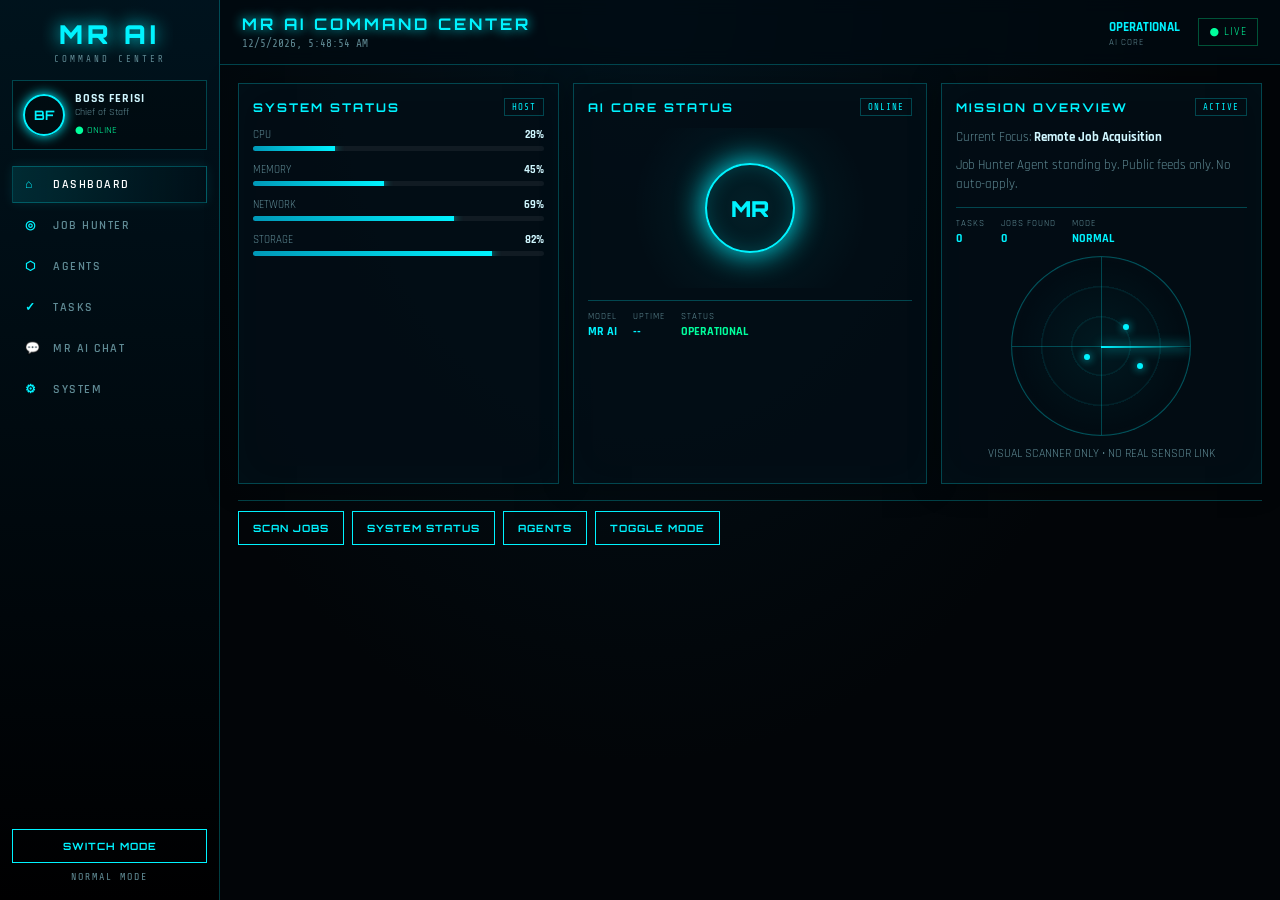
<file: web/index.html>
<!DOCTYPE html>
<html lang="en">
<head>
  <meta charset="UTF-8" />
  <meta name="viewport" content="width=device-width, initial-scale=1.0" />
  <title>MR AI Command Center</title>
  <link rel="stylesheet" href="styles.css" />
  <link href="https://fonts.googleapis.com/css2?family=Orbitron:wght@500;700;900&family=Share+Tech+Mono&family=Rajdhani:wght@500;600;700&display=swap" rel="stylesheet" />
</head>
<body>
  <div class="app-shell" id="app">
    <!-- SIDEBAR -->
    <aside class="sidebar">
      <div class="brand">
        <div class="brand-mark">MR AI</div>
        <div class="brand-sub">COMMAND CENTER</div>
      </div>

      <div class="operator">
        <div class="avatar">BF</div>
        <div>
          <strong>BOSS FERISI</strong>
          <span>Chief of Staff</span>
          <small class="online">● ONLINE</small>
        </div>
      </div>

      <nav>
        <button class="active" data-panel="dashboard"><span>⌂</span> DASHBOARD</button>
        <button data-panel="jobs"><span>◎</span> JOB HUNTER</button>
        <button data-panel="agents"><span>⬡</span> AGENTS</button>
        <button data-panel="tasks"><span>✓</span> TASKS</button>
        <button data-panel="chat"><span>💬</span> MR AI CHAT</button>
        <button data-panel="system"><span>⚙</span> SYSTEM</button>
      </nav>

      <div class="sidebar-footer">
        <button id="modeToggle" class="primary-button">SWITCH MODE</button>
        <div class="mode-label" id="modeLabel">NORMAL MODE</div>
      </div>
    </aside>

    <!-- MAIN -->
    <main class="main-area">
      <header class="topbar">
        <div>
          <h1>MR AI COMMAND CENTER</h1>
          <div class="eyebrow" id="clock">--:--:--</div>
        </div>
        <div class="top-status">
          <div>
            <strong id="coreStatus">OPERATIONAL</strong>
            <span>AI CORE</span>
          </div>
          <div class="live-dot">● LIVE</div>
        </div>
      </header>

      <div class="content">
        <!-- DASHBOARD GRID -->
        <section class="hero-grid" id="panel-dashboard">
          <div class="panel">
            <div class="panel-head">
              <h2>SYSTEM STATUS</h2>
              <span class="badge">HOST</span>
            </div>
            <div class="metric">
              <div class="metric-head"><span>CPU</span><strong id="cpu">--%</strong></div>
              <div class="metric-bar"><span id="cpuBar" style="width:32%"></span></div>
            </div>
            <div class="metric">
              <div class="metric-head"><span>MEMORY</span><strong id="mem">--%</strong></div>
              <div class="metric-bar"><span id="memBar" style="width:45%"></span></div>
            </div>
            <div class="metric">
              <div class="metric-head"><span>NETWORK</span><strong id="net">--%</strong></div>
              <div class="metric-bar"><span id="netBar" style="width:68%"></span></div>
            </div>
            <div class="metric">
              <div class="metric-head"><span>STORAGE</span><strong id="storage">--%</strong></div>
              <div class="metric-bar"><span id="storageBar" style="width:72%"></span></div>
            </div>
          </div>

          <div class="panel core-panel">
            <div class="panel-head">
              <h2>AI CORE STATUS</h2>
              <span class="badge" id="aiBadge">ONLINE</span>
            </div>
            <div class="core-stage">
              <div class="core-orb">MR</div>
            </div>
            <div class="stat-strip">
              <div><span>MODEL</span><strong>MR AI</strong></div>
              <div><span>UPTIME</span><strong id="uptime">--</strong></div>
              <div><span>STATUS</span><strong class="ok">OPERATIONAL</strong></div>
            </div>
          </div>

          <div class="panel">
            <div class="panel-head">
              <h2>MISSION OVERVIEW</h2>
              <span class="badge">ACTIVE</span>
            </div>
            <p class="mission-line">Current Focus: <strong>Remote Job Acquisition</strong></p>
            <p class="mission-line">Job Hunter Agent standing by. Public feeds only. No auto-apply.</p>
            <div class="stat-strip">
              <div><span>TASKS</span><strong id="taskCount">0</strong></div>
              <div><span>JOBS FOUND</span><strong id="jobsFound">0</strong></div>
              <div><span>MODE</span><strong id="missionMode">NORMAL</strong></div>
            </div>
          </div>
        </section>

        <!-- JOB HUNTER PANEL -->
        <section class="panel large-panel hidden" id="panel-jobs">
          <div class="panel-head">
            <h2>JOB HUNTER AGENT</h2>
            <span class="badge">LIVE FEEDS</span>
          </div>
          <div class="tool-row">
            <input id="jobQuery" type="text" value="Python developer" placeholder="Search roles..." />
            <button id="searchJobsBtn" class="primary-button">SCAN JOBS</button>
          </div>
          <div id="jobStatus" class="notice">Ready. Public feeds: RemoteOK + Remotive</div>
          <div id="jobResults" class="job-list"></div>
        </section>

        <!-- AGENTS PANEL -->
        <section class="panel large-panel hidden" id="panel-agents">
          <div class="panel-head">
            <h2>AGENT FLEET</h2>
            <span class="badge">REGISTERED</span>
          </div>
          <div class="agent-grid" id="agentGrid">
            <div class="agent-card">
              <div class="agent-icon">◎</div>
              <div>
                <strong>Job Hunter Agent</strong>
                <span>RemoteOK + Remotive public feeds</span>
                <small>STATUS: LIVE</small>
              </div>
            </div>
            <div class="agent-card">
              <div class="agent-icon">✉</div>
              <div>
                <strong>Email Agent</strong>
                <span>Gmail readonly (awaiting OAuth)</span>
                <small>STATUS: READY</small>
              </div>
            </div>
            <div class="agent-card">
              <div class="agent-icon">⬡</div>
              <div>
                <strong>System Builder</strong>
                <span>Project scaffolding & architecture</span>
                <small>STATUS: ONLINE</small>
              </div>
            </div>
            <div class="agent-card">
              <div class="agent-icon">⌘</div>
              <div>
                <strong>Core Coordinator</strong>
                <span>MR AI main brain</span>
                <small>STATUS: OPERATIONAL</small>
              </div>
            </div>
          </div>
        </section>

        <!-- TASKS PANEL -->
        <section class="panel large-panel hidden" id="panel-tasks">
          <div class="panel-head">
            <h2>TASKS</h2>
            <span class="badge">TRACKER</span>
          </div>
          <div id="taskList" class="notice">No tasks yet. Run a job scan to create review tasks.</div>
        </section>

        <!-- CHAT PANEL -->
        <section class="panel large-panel hidden" id="panel-chat">
          <div class="panel-head">
            <h2>MR AI CHAT</h2>
            <span class="badge">LOCAL</span>
          </div>
          <div class="chat-box" id="chatBox">
            <div class="chat-msg assistant">
              <strong>MR AI</strong>
              <p>All systems operational. Job Hunter ready. How can I assist you, Boss?</p>
            </div>
          </div>
          <div class="chat-input">
            <input id="chatInput" type="text" placeholder="Type a message..." />
            <button id="chatSend" class="primary-button">SEND</button>
          </div>
        </section>

        <!-- SYSTEM PANEL -->
        <section class="panel large-panel hidden" id="panel-system">
          <div class="panel-head">
            <h2>SYSTEM</h2>
            <span class="badge">INFO</span>
          </div>
          <p class="mission-line">Backend API: <code id="apiBase">http://localhost:8000</code></p>
          <p class="mission-line">Job feeds: RemoteOK + Remotive (public only)</p>
          <p class="mission-line">No automatic applications. No device/radar modules enabled.</p>
          <button id="refreshStatus" class="primary-button">REFRESH STATUS</button>
          <pre id="statusDump" class="telemetry-json">Click refresh to load status.</pre>
        </section>

        <!-- QUICK COMMANDS -->
        <div class="quick-bar">
          <button data-cmd="scan">SCAN JOBS</button>
          <button data-cmd="status">SYSTEM STATUS</button>
          <button data-cmd="agents">AGENTS</button>
          <button data-cmd="mode">TOGGLE MODE</button>
        </div>
      </div>
    </main>
  </div>

  <script src="app.js"></script>
</body>
</html>
</file>
<file: web/styles.css>
/* MR AI Command Center – HUD Style */
@import url('https://fonts.googleapis.com/css2?family=Orbitron:wght@500;700;900&family=Share+Tech+Mono&family=Rajdhani:wght@500;600;700&display=swap');

:root {
  --c: #00f3ff;
  --c2: #0099b8;
  --bg: #020508;
  --panel: rgba(3, 14, 22, 0.85);
  --line: rgba(0, 243, 255, 0.25);
  --text: #d0f7ff;
  --dim: #5f8a94;
  --ok: #00ff9d;
  --warn: #ffb84d;
  --danger: #ff3d5a;
}

* { box-sizing: border-box; margin: 0; padding: 0; }

html, body {
  height: 100%;
  background: #000;
  color: var(--text);
  font-family: 'Rajdhani', system-ui, sans-serif;
  overflow-x: hidden;
}

/* Matrix rain canvas */
#matrix {
  position: fixed;
  inset: 0;
  z-index: 0;
  opacity: 0.18;
  pointer-events: none;
}

.app-shell {
  position: relative;
  z-index: 1;
  display: grid;
  grid-template-columns: 220px 1fr;
  min-height: 100vh;
  background:
    radial-gradient(ellipse at 50% 0%, rgba(0, 40, 60, 0.4), transparent 60%),
    #020508;
}

/* WORKING MODE (red) */
.app-shell.working {
  --c: #ff3d5a;
  --c2: #b01030;
  --line: rgba(255, 61, 90, 0.35);
  --ok: #ff8a9a;
  --panel: rgba(25, 5, 10, 0.88);
}

/* SIDEBAR */
.sidebar {
  background: linear-gradient(180deg, rgba(0,20,30,0.95), rgba(0,0,0,0.9));
  border-right: 1px solid var(--line);
  padding: 18px 12px;
  display: flex;
  flex-direction: column;
  gap: 16px;
  position: sticky;
  top: 0;
  height: 100vh;
}

.brand-mark {
  font-family: 'Orbitron', sans-serif;
  font-weight: 900;
  font-size: 26px;
  letter-spacing: 4px;
  color: var(--c);
  text-shadow: 0 0 18px var(--c);
  text-align: center;
}

.brand-sub {
  font-family: 'Share Tech Mono', monospace;
  font-size: 9px;
  letter-spacing: 3px;
  color: var(--dim);
  text-align: center;
  margin-top: 4px;
}

.operator {
  display: flex;
  align-items: center;
  gap: 10px;
  padding: 10px;
  border: 1px solid var(--line);
  background: rgba(0,0,0,0.3);
}

.avatar {
  width: 42px;
  height: 42px;
  border-radius: 50%;
  border: 2px solid var(--c);
  display: grid;
  place-items: center;
  font-family: 'Orbitron', sans-serif;
  font-weight: 700;
  font-size: 13px;
  color: var(--c);
  box-shadow: 0 0 12px var(--c);
}

.operator strong { display: block; font-size: 12px; letter-spacing: 1px; }
.operator span { display: block; font-size: 10px; color: var(--dim); }
.online { color: var(--ok) !important; font-size: 10px; }

.sidebar nav {
  display: flex;
  flex-direction: column;
  gap: 4px;
  flex: 1;
}

.sidebar nav button {
  background: transparent;
  border: 1px solid transparent;
  color: var(--dim);
  text-align: left;
  padding: 10px 12px;
  font-family: 'Rajdhani', sans-serif;
  font-weight: 600;
  font-size: 12px;
  letter-spacing: 1.5px;
  cursor: pointer;
  display: flex;
  align-items: center;
  gap: 10px;
  transition: 0.2s;
}

.sidebar nav button span { width: 18px; color: var(--c); }
.sidebar nav button:hover,
.sidebar nav button.active {
  border-color: var(--line);
  color: #fff;
  background: linear-gradient(90deg, rgba(0,243,255,0.12), transparent);
  box-shadow: 0 0 12px rgba(0,243,255,0.1);
}
.app-shell.working .sidebar nav button:hover,
.app-shell.working .sidebar nav button.active {
  background: linear-gradient(90deg, rgba(255,61,90,0.15), transparent);
}

.sidebar-footer {
  display: grid;
  gap: 8px;
}

.primary-button, .quick-bar button {
  background: transparent;
  border: 1px solid var(--c);
  color: var(--c);
  font-family: 'Orbitron', sans-serif;
  font-size: 10px;
  font-weight: 700;
  letter-spacing: 1px;
  padding: 10px 14px;
  cursor: pointer;
  transition: 0.2s;
}
.primary-button:hover, .quick-bar button:hover {
  background: var(--c);
  color: #000;
  box-shadow: 0 0 16px var(--c);
}

.mode-label {
  text-align: center;
  font-family: 'Share Tech Mono', monospace;
  font-size: 10px;
  color: var(--dim);
  letter-spacing: 2px;
}

/* MAIN */
.main-area { min-width: 0; }

.topbar {
  display: flex;
  justify-content: space-between;
  align-items: center;
  padding: 14px 22px;
  border-bottom: 1px solid var(--line);
  background: rgba(0,10,18,0.7);
  backdrop-filter: blur(8px);
  position: sticky;
  top: 0;
  z-index: 10;
}

.topbar h1 {
  font-family: 'Orbitron', sans-serif;
  font-size: 16px;
  letter-spacing: 3px;
  color: var(--c);
  text-shadow: 0 0 12px var(--c);
}

.eyebrow {
  font-family: 'Share Tech Mono', monospace;
  font-size: 11px;
  color: var(--dim);
  margin-top: 3px;
}

.top-status {
  display: flex;
  align-items: center;
  gap: 18px;
}
.top-status strong { color: var(--c); font-size: 13px; }
.top-status span { display: block; font-size: 9px; color: var(--dim); letter-spacing: 1px; }
.live-dot {
  color: var(--ok);
  border: 1px solid rgba(0,255,157,0.3);
  padding: 6px 10px;
  font-size: 11px;
  letter-spacing: 1px;
}

.content { padding: 18px; display: grid; gap: 16px; }

.hero-grid {
  display: grid;
  grid-template-columns: 1fr 1.1fr 1fr;
  gap: 14px;
}

.panel {
  background: var(--panel);
  border: 1px solid var(--line);
  padding: 14px;
  box-shadow: 0 0 30px rgba(0,0,0,0.3), inset 0 0 40px rgba(0,243,255,0.02);
  position: relative;
}

.panel-head {
  display: flex;
  justify-content: space-between;
  align-items: center;
  margin-bottom: 12px;
}
.panel-head h2 {
  font-family: 'Orbitron', sans-serif;
  font-size: 12px;
  letter-spacing: 2px;
  color: var(--c);
}
.badge {
  font-family: 'Share Tech Mono', monospace;
  font-size: 9px;
  letter-spacing: 1px;
  border: 1px solid var(--line);
  color: var(--c);
  padding: 3px 7px;
}

.metric { margin-bottom: 12px; }
.metric-head {
  display: flex;
  justify-content: space-between;
  font-size: 11px;
  color: var(--dim);
  margin-bottom: 4px;
}
.metric-head strong { color: var(--text); }
.metric-bar {
  height: 5px;
  background: rgba(255,255,255,0.06);
  border-radius: 99px;
  overflow: hidden;
}
.metric-bar span {
  display: block;
  height: 100%;
  background: linear-gradient(90deg, var(--c2), var(--c));
  box-shadow: 0 0 10px var(--c);
  transition: width 0.6s ease;
}

.core-stage {
  min-height: 160px;
  display: grid;
  place-items: center;
  background: radial-gradient(circle, rgba(0,243,255,0.08), transparent 65%);
}
.core-orb {
  width: 90px;
  height: 90px;
  border-radius: 50%;
  border: 2px solid var(--c);
  display: grid;
  place-items: center;
  font-family: 'Orbitron', sans-serif;
  font-weight: 900;
  font-size: 22px;
  color: var(--c);
  box-shadow: 0 0 30px var(--c), inset 0 0 20px rgba(0,243,255,0.2);
  animation: pulse 3s ease-in-out infinite;
}
@keyframes pulse {
  50% { box-shadow: 0 0 45px var(--c), inset 0 0 25px rgba(0,243,255,0.35); }
}

.stat-strip {
  display: flex;
  gap: 16px;
  margin-top: 12px;
  padding-top: 10px;
  border-top: 1px solid var(--line);
  flex-wrap: wrap;
}
.stat-strip span {
  display: block;
  font-size: 9px;
  color: var(--dim);
  letter-spacing: 1px;
}
.stat-strip strong {
  display: block;
  color: var(--c);
  font-size: 12px;
  margin-top: 2px;
}
.ok { color: var(--ok) !important; }

.mission-line {
  font-size: 13px;
  color: var(--dim);
  line-height: 1.5;
  margin-bottom: 8px;
}
.mission-line strong { color: var(--text); }

/* RADAR */
.radar-wrap {
  position: relative;
  width: 180px;
  height: 180px;
  margin: 10px auto;
}
.radar {
  width: 100%;
  height: 100%;
  border-radius: 50%;
  border: 1px solid var(--line);
  background:
    repeating-radial-gradient(circle, transparent 0 28px, rgba(0,243,255,0.08) 29px 30px),
    radial-gradient(circle, rgba(0,243,255,0.06), transparent 70%);
  position: relative;
  overflow: hidden;
}
.radar::before {
  content: "";
  position: absolute;
  width: 50%;
  height: 2px;
  left: 50%;
  top: 50%;
  background: linear-gradient(90deg, var(--c), transparent);
  transform-origin: left center;
  animation: sweep 4s linear infinite;
  box-shadow: 0 0 12px var(--c);
}
@keyframes sweep {
  to { transform: rotate(360deg); }
}
.radar-cross-v, .radar-cross-h {
  position: absolute;
  background: var(--line);
}
.radar-cross-v { width: 1px; height: 100%; left: 50%; top: 0; }
.radar-cross-h { height: 1px; width: 100%; top: 50%; left: 0; }
.radar-dot {
  position: absolute;
  width: 6px;
  height: 6px;
  border-radius: 50%;
  background: var(--c);
  box-shadow: 0 0 8px var(--c);
}

/* JOB LIST */
.job-list {
  display: grid;
  gap: 10px;
  margin-top: 14px;
  max-height: 420px;
  overflow-y: auto;
}
.job-card {
  border: 1px solid var(--line);
  padding: 12px;
  background: rgba(0,0,0,0.25);
  transition: 0.2s;
}
.job-card:hover {
  border-color: var(--c);
  box-shadow: 0 0 14px rgba(0,243,255,0.15);
}
.job-card h3 {
  font-size: 14px;
  color: var(--c);
  margin-bottom: 4px;
}
.job-card p {
  font-size: 12px;
  color: var(--dim);
  margin: 2px 0;
}
.job-card a {
  color: var(--ok);
  font-size: 12px;
  word-break: break-all;
}

.tool-row {
  display: flex;
  gap: 10px;
  margin-bottom: 12px;
}
.tool-row input, .chat-input input {
  flex: 1;
  background: #03080c;
  border: 1px solid var(--line);
  color: var(--text);
  padding: 10px 12px;
  font-family: 'Share Tech Mono', monospace;
  font-size: 13px;
  outline: none;
}
.tool-row input:focus, .chat-input input:focus {
  border-color: var(--c);
  box-shadow: 0 0 10px rgba(0,243,255,0.2);
}

.notice {
  font-size: 12px;
  color: var(--dim);
  margin: 8px 0;
}

.agent-grid {
  display: grid;
  grid-template-columns: repeat(auto-fit, minmax(220px, 1fr));
  gap: 12px;
}
.agent-card {
  display: flex;
  gap: 12px;
  padding: 12px;
  border: 1px solid var(--line);
  background: rgba(0,0,0,0.2);
}
.agent-icon {
  width: 36px;
  height: 36px;
  border: 1px solid var(--line);
  display: grid;
  place-items: center;
  color: var(--c);
  font-size: 16px;
}
.agent-card strong { display: block; font-size: 13px; }
.agent-card span { display: block; font-size: 11px; color: var(--dim); margin-top: 3px; }
.agent-card small { display: block; font-size: 10px; color: var(--ok); margin-top: 6px; letter-spacing: 1px; }

/* CHAT */
.chat-box {
  min-height: 280px;
  max-height: 360px;
  overflow-y: auto;
  border: 1px solid var(--line);
  padding: 12px;
  margin-bottom: 10px;
  background: rgba(0,0,0,0.3);
}
.chat-msg { margin-bottom: 12px; }
.chat-msg strong {
  display: block;
  font-size: 11px;
  color: var(--c);
  margin-bottom: 3px;
  letter-spacing: 1px;
}
.chat-msg p { font-size: 13px; line-height: 1.45; color: var(--text); }
.chat-input { display: flex; gap: 8px; }

.telemetry-json {
  margin-top: 12px;
  padding: 12px;
  background: rgba(0,0,0,0.4);
  border: 1px solid var(--line);
  font-family: 'Share Tech Mono', monospace;
  font-size: 11px;
  color: #8fd4e0;
  white-space: pre-wrap;
  max-height: 300px;
  overflow: auto;
}

.quick-bar {
  display: flex;
  flex-wrap: wrap;
  gap: 8px;
  padding: 10px 0;
  border-top: 1px solid var(--line);
}

.hidden { display: none !important; }
.large-panel { min-height: 400px; }

/* Responsive */
@media (max-width: 1000px) {
  .app-shell { grid-template-columns: 1fr; }
  .sidebar { height: auto; position: relative; }
  .hero-grid { grid-template-columns: 1fr; }
}
</file>
